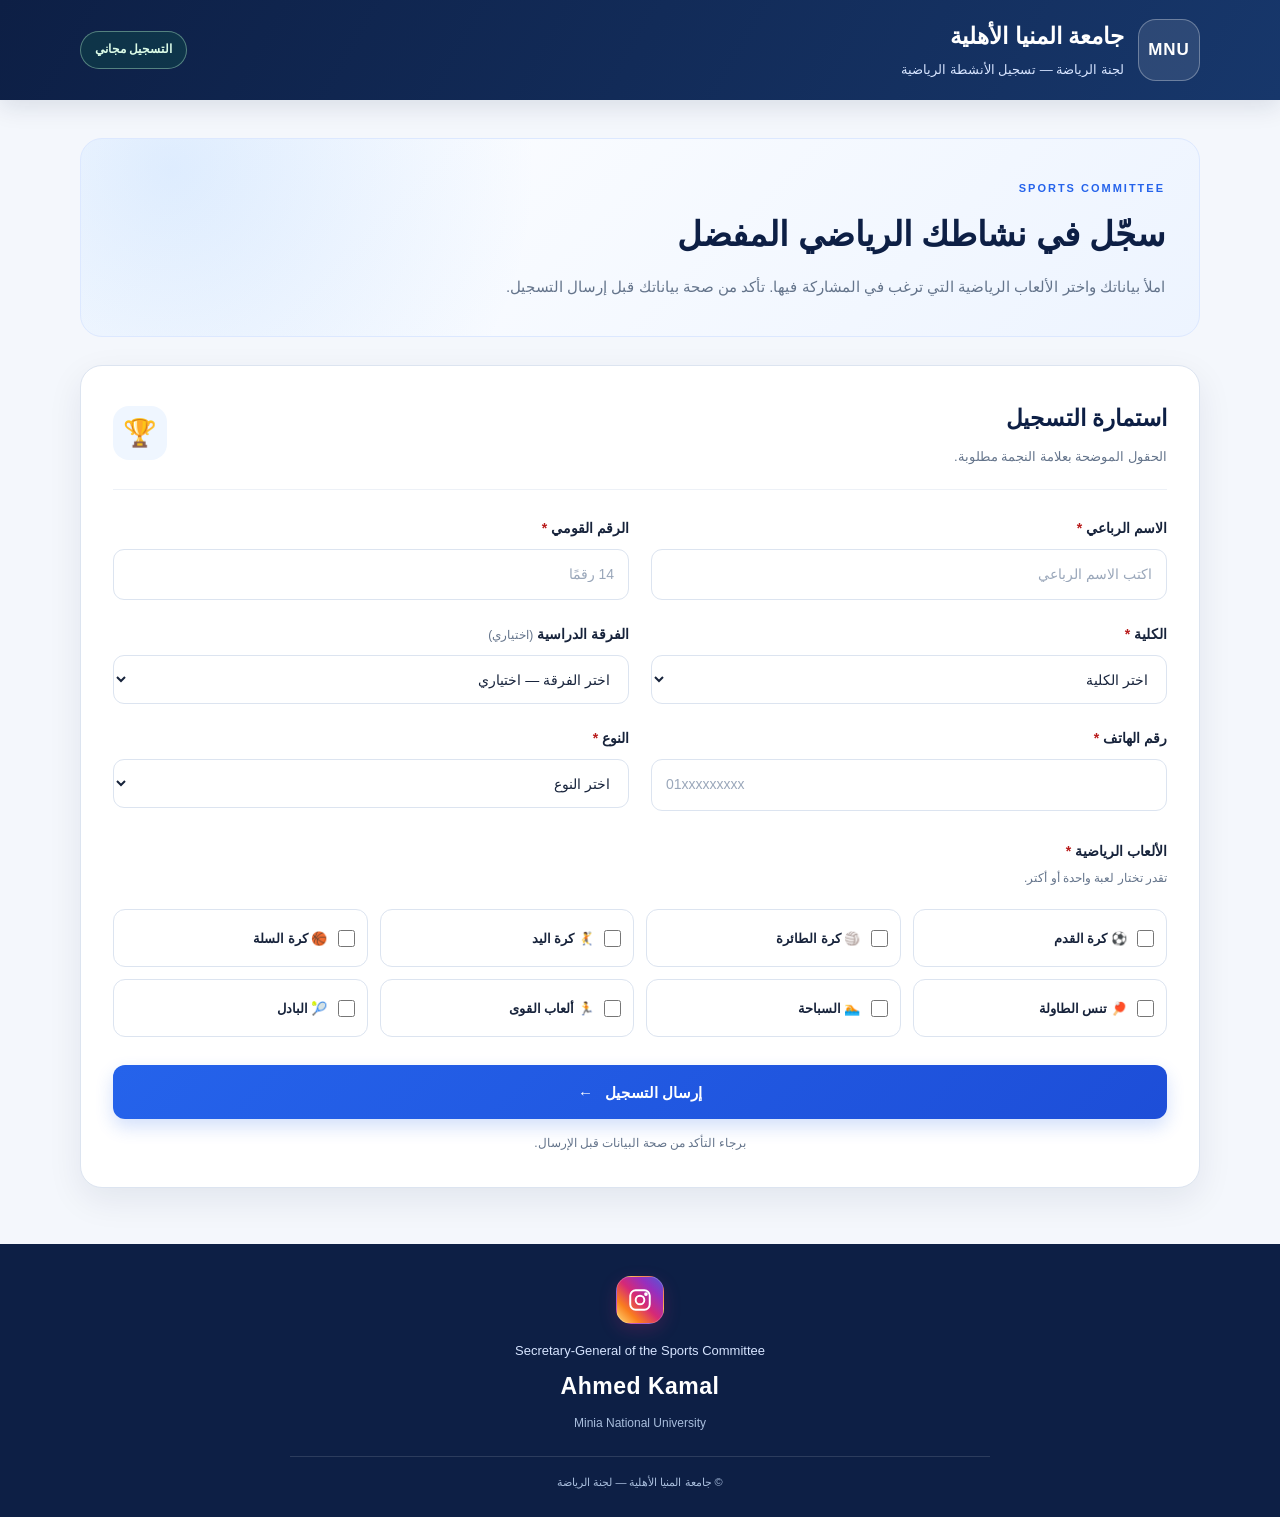
<file: index.html>
<!DOCTYPE html>
<html lang="ar" dir="rtl">
<head>
  <meta charset="UTF-8">
  <meta name="viewport" content="width=device-width, initial-scale=1.0">
  <meta name="theme-color" content="#0d1f45">
  <meta name="description" content="نظام التسجيل الرياضي بجامعة المنيا الأهلية">
  <title>التسجيل الرياضي | جامعة المنيا الأهلية</title>
  <link rel="stylesheet" href="styles.css">
</head>
<body>
  <header class="site-header">
    <div class="container header-content">
      <div class="brand">
        <div class="brand-logo" aria-hidden="true">MNU</div>
        <div>
          <h1>جامعة المنيا الأهلية</h1>
          <p>لجنة الرياضة — تسجيل الأنشطة الرياضية</p>
        </div>
      </div>
      <span class="status-badge">التسجيل مجاني</span>
    </div>
  </header>

  <main class="container main-content">
    <section class="hero">
      <span class="eyebrow">SPORTS COMMITTEE</span>
      <h2>سجّل في نشاطك الرياضي المفضل</h2>
      <p>
        املأ بياناتك واختر الألعاب الرياضية التي ترغب في المشاركة فيها.
        تأكد من صحة بياناتك قبل إرسال التسجيل.
      </p>
    </section>

    <section class="form-card">
      <div class="section-heading">
        <div>
          <h2>استمارة التسجيل</h2>
          <p>الحقول الموضحة بعلامة النجمة مطلوبة.</p>
        </div>
        <span class="form-icon" aria-hidden="true">🏆</span>
      </div>

      <form id="registrationForm" novalidate>
        <div class="form-grid">
          <div class="field">
            <label for="fullName">الاسم الرباعي <span class="required">*</span></label>
            <input class="control" id="fullName" name="fullName"
              type="text" autocomplete="name" required
              placeholder="اكتب الاسم الرباعي">
          </div>

          <div class="field">
            <label for="nationalId">الرقم القومي <span class="required">*</span></label>
            <input class="control" id="nationalId" name="nationalId"
              type="text" inputmode="numeric" maxlength="14"
              autocomplete="off" required placeholder="14 رقمًا">
          </div>

          <div class="field">
            <label for="college">الكلية <span class="required">*</span></label>
            <select class="control" id="college" name="college" required>
              <option value="">اختر الكلية</option>
              <option value="طب بشري">طب بشري</option>
              <option value="طب أسنان">طب أسنان</option>
              <option value="علاج طبيعي">علاج طبيعي</option>
              <option value="صيدلة">صيدلة</option>
              <option value="حاسبات">حاسبات</option>
              <option value="هندسة">هندسة</option>
              <option value="علاقات عامة">علاقات عامة</option>
            </select>
          </div>

          <div class="field">
            <label for="studyYear">
              الفرقة الدراسية <span class="optional-label">(اختياري)</span>
            </label>
            <select class="control" id="studyYear" name="studyYear">
              <option value="">اختر الفرقة — اختياري</option>
              <option value="الفرقة الأولى">الفرقة الأولى</option>
              <option value="الفرقة الثانية">الفرقة الثانية</option>
              <option value="الفرقة الثالثة">الفرقة الثالثة</option>
              <option value="الفرقة الرابعة">الفرقة الرابعة</option>
              <option value="الفرقة الخامسة">الفرقة الخامسة</option>
              <option value="الفرقة السادسة">الفرقة السادسة</option>
            </select>
          </div>

          <div class="field">
            <label for="phone">رقم الهاتف <span class="required">*</span></label>
            <input class="control" id="phone" name="phone"
              type="tel" inputmode="tel" autocomplete="tel"
              required placeholder="01xxxxxxxxx">
          </div>

          <div class="field">
            <label for="gender">النوع <span class="required">*</span></label>
            <select class="control" id="gender" name="gender" required>
              <option value="">اختر النوع</option>
              <option value="بنين">بنين</option>
              <option value="بنات">بنات</option>
            </select>
          </div>
        </div>

        <div class="field sports-field">
          <label>الألعاب الرياضية <span class="required">*</span></label>
          <p class="field-hint">تقدر تختار لعبة واحدة أو أكتر.</p>

          <div class="sports-grid">
            <label class="sport-option">
              <input type="checkbox" name="sports" value="كرة القدم">
              <span>⚽ كرة القدم</span>
            </label>
            <label class="sport-option">
              <input type="checkbox" name="sports" value="كرة الطائرة">
              <span>🏐 كرة الطائرة</span>
            </label>
            <label class="sport-option">
              <input type="checkbox" name="sports" value="كرة اليد">
              <span>🤾 كرة اليد</span>
            </label>
            <label class="sport-option">
              <input type="checkbox" name="sports" value="كرة السلة">
              <span>🏀 كرة السلة</span>
            </label>
            <label class="sport-option">
              <input type="checkbox" name="sports" value="تنس الطاولة">
              <span>🏓 تنس الطاولة</span>
            </label>
            <label class="sport-option">
              <input type="checkbox" name="sports" value="السباحة">
              <span>🏊 السباحة</span>
            </label>
            <label class="sport-option">
              <input type="checkbox" name="sports" value="ألعاب القوى">
              <span>🏃 ألعاب القوى</span>
            </label>
            <label class="sport-option">
              <input type="checkbox" name="sports" value="البادل">
              <span>🎾 البادل</span>
            </label>
          </div>
        </div>

        <div id="formMessage" class="message" role="status"
          aria-live="polite" hidden></div>

        <button class="primary-button" id="submitButton" type="submit">
          إرسال التسجيل
          <span aria-hidden="true">←</span>
        </button>

        <p class="privacy-note">
          برجاء التأكد من صحة البيانات قبل الإرسال.
        </p>
      </form>
    </section>
  </main>

  <footer class="site-footer">
    <a class="instagram-link"
      href="https://www.instagram.com/mnu.sports.committee/"
      target="_blank" rel="noopener noreferrer"
      aria-label="تابع لجنة الرياضة على إنستجرام"
      title="Instagram">
      <svg xmlns="http://www.w3.org/2000/svg"
        viewBox="0 0 24 24" fill="none"
        stroke="currentColor" stroke-width="1.8"
        stroke-linecap="round" stroke-linejoin="round"
        aria-hidden="true">
        <rect x="3" y="3" width="18" height="18" rx="5"></rect>
        <circle cx="12" cy="12" r="4"></circle>
        <circle cx="17.5" cy="6.5" r="0.8"
          fill="currentColor"></circle>
      </svg>
    </a>

    <p class="footer-role">
      Secretary-General of the Sports Committee
    </p>
    <p class="footer-name">Ahmed Kamal</p>
    <p class="footer-university">Minia National University</p>
    <p class="footer-copy">© جامعة المنيا الأهلية — لجنة الرياضة</p>
  </footer>

  <script src="common.js"></script>
  <script src="app.js"></script>
</body>
</html>
</file>
<file: styles.css>
/* =========================================
   Minia National University
   Sports Registration System
   Main Stylesheet
   ========================================= */

:root {
  --navy: #0d1f45;
  --navy-light: #17376b;
  --blue: #2563eb;
  --blue-dark: #1d4ed8;
  --blue-soft: #eff6ff;
  --white: #ffffff;
  --page-bg: #f4f7fc;
  --text: #17233b;
  --text-muted: #64748b;
  --border: #dce4f0;
  --success: #15803d;
  --success-bg: #f0fdf4;
  --danger: #b91c1c;
  --danger-bg: #fef2f2;
  --instagram: #e1306c;
  --radius: 16px;
  --shadow: 0 12px 35px rgba(13, 31, 69, 0.08);
  --transition: 0.2s ease;
}

* {
  box-sizing: border-box;
}

html {
  scroll-behavior: smooth;
  -webkit-text-size-adjust: 100%;
}

body {
  margin: 0;
  min-height: 100vh;
  background: var(--page-bg);
  color: var(--text);
  font-family: Tahoma, Arial, sans-serif;
  font-size: 15px;
  line-height: 1.8;
  direction: rtl;
}

button,
input,
select,
textarea {
  font: inherit;
}

button,
select,
input[type="checkbox"] {
  cursor: pointer;
}

button {
  -webkit-tap-highlight-color: transparent;
}

a {
  color: inherit;
  text-decoration: none;
}

img,
svg {
  max-width: 100%;
}

button:focus-visible,
a:focus-visible,
input:focus-visible,
select:focus-visible {
  outline: 3px solid rgba(37, 99, 235, 0.35);
  outline-offset: 3px;
}

[hidden] {
  display: none !important;
}

/* =========================================
   General Layout
   ========================================= */

.container {
  width: min(1120px, calc(100% - 36px));
  margin-inline: auto;
}

.main-content {
  padding-top: 38px;
  padding-bottom: 56px;
}

/* =========================================
   Header
   ========================================= */

.site-header {
  position: relative;
  overflow: hidden;
  background: linear-gradient(
    120deg,
    var(--navy),
    var(--navy-light)
  );
  color: var(--white);
  box-shadow: 0 6px 24px rgba(13, 31, 69, 0.12);
}

.header-content {
  display: flex;
  align-items: center;
  justify-content: space-between;
  gap: 20px;
  min-height: 100px;
  padding-block: 18px;
}

.brand {
  display: flex;
  align-items: center;
  gap: 14px;
  min-width: 0;
}

.brand-logo {
  display: flex;
  flex-shrink: 0;
  align-items: center;
  justify-content: center;
  width: 62px;
  height: 62px;
  border: 1px solid rgba(255, 255, 255, 0.3);
  border-radius: 18px;
  background: rgba(255, 255, 255, 0.1);
  color: var(--white);
  font-size: 17px;
  font-weight: 900;
  letter-spacing: 1px;
}

.brand h1 {
  margin: 0;
  color: var(--white);
  font-size: clamp(17px, 2.2vw, 23px);
  line-height: 1.5;
}

.brand p {
  margin: 4px 0 0;
  color: #d6e4ff;
  font-size: 13px;
}

.status-badge {
  display: inline-flex;
  flex-shrink: 0;
  align-items: center;
  justify-content: center;
  padding: 7px 14px;
  border: 1px solid rgba(187, 247, 208, 0.4);
  border-radius: 999px;
  background: rgba(22, 163, 74, 0.15);
  color: #dcfce7;
  font-size: 12px;
  font-weight: 700;
}

/* =========================================
   Hero Section
   ========================================= */

.hero {
  position: relative;
  overflow: hidden;
  margin-bottom: 28px;
  padding: 34px;
  border: 1px solid #dce8ff;
  border-radius: 22px;
  background:
    radial-gradient(
      circle at 8% 15%,
      rgba(96, 165, 250, 0.2),
      transparent 35%
    ),
    linear-gradient(135deg, #ffffff, #edf4ff);
}

.eyebrow {
  display: inline-block;
  margin-bottom: 10px;
  color: var(--blue);
  font-size: 11px;
  font-weight: 900;
  letter-spacing: 2px;
  direction: ltr;
}

.hero h2 {
  margin: 0 0 12px;
  color: var(--navy);
  font-size: clamp(23px, 3vw, 34px);
  line-height: 1.5;
}

.hero p {
  max-width: 700px;
  margin: 0;
  color: var(--text-muted);
  font-size: 15px;
  line-height: 2;
}

/* =========================================
   Registration Card
   ========================================= */

.form-card {
  padding: 32px;
  border: 1px solid var(--border);
  border-radius: 22px;
  background: var(--white);
  box-shadow: var(--shadow);
}

.section-heading {
  display: flex;
  align-items: center;
  justify-content: space-between;
  gap: 16px;
  margin-bottom: 26px;
  padding-bottom: 20px;
  border-bottom: 1px solid #edf1f7;
}

.section-heading h2 {
  margin: 0;
  color: var(--navy);
  font-size: 23px;
}

.section-heading p {
  margin: 6px 0 0;
  color: var(--text-muted);
  font-size: 13px;
}

.form-icon {
  display: flex;
  flex-shrink: 0;
  align-items: center;
  justify-content: center;
  width: 54px;
  height: 54px;
  border-radius: 16px;
  background: var(--blue-soft);
  font-size: 27px;
}

/* =========================================
   Form Fields
   ========================================= */

.form-grid {
  display: grid;
  grid-template-columns: repeat(2, minmax(0, 1fr));
  gap: 22px;
}

.field {
  display: flex;
  flex-direction: column;
  min-width: 0;
  gap: 8px;
}

.field > label {
  color: var(--text);
  font-size: 14px;
  font-weight: 700;
}

.required {
  color: var(--danger);
}

.optional-label {
  color: var(--text-muted);
  font-size: 12px;
  font-weight: 400;
}

.control {
  display: block;
  width: 100%;
  min-width: 0;
  min-height: 49px;
  padding: 12px 14px;
  border: 1px solid var(--border);
  border-radius: 11px;
  background: #fff;
  color: var(--text);
  font-size: 14px;
  transition:
    border-color var(--transition),
    box-shadow var(--transition),
    background var(--transition);
}

.control::placeholder {
  color: #9aa7ba;
  opacity: 1;
}

.control:hover {
  border-color: #b4c4dc;
}

.control:focus {
  border-color: var(--blue);
  outline: none;
  box-shadow: 0 0 0 4px rgba(37, 99, 235, 0.1);
}

select.control {
  padding-inline-end: 12px;
}

.field-hint {
  margin: -4px 0 4px;
  color: var(--text-muted);
  font-size: 12px;
}

/* =========================================
   Sports Selection
   ========================================= */

.sports-field {
  margin-top: 28px;
}

.sports-grid {
  display: grid;
  grid-template-columns: repeat(4, minmax(0, 1fr));
  gap: 12px;
  margin-top: 8px;
}

.sport-option {
  display: flex;
  align-items: center;
  gap: 10px;
  min-height: 58px;
  padding: 12px;
  border: 1px solid var(--border);
  border-radius: 12px;
  background: #fff;
  color: var(--text);
  font-size: 13px;
  font-weight: 700;
  cursor: pointer;
  transition:
    background var(--transition),
    border-color var(--transition),
    transform var(--transition);
}

.sport-option:hover {
  border-color: #93b4f8;
  background: #f8faff;
  transform: translateY(-1px);
}

.sport-option:has(input:checked) {
  border-color: var(--blue);
  background: var(--blue-soft);
  color: var(--blue-dark);
}

.sport-option input {
  flex-shrink: 0;
  width: 17px;
  height: 17px;
  margin: 0;
  accent-color: var(--blue);
}

.sport-option span {
  min-width: 0;
}

/* =========================================
   Submit Button
   ========================================= */

.primary-button {
  display: flex;
  align-items: center;
  justify-content: center;
  gap: 12px;
  width: 100%;
  min-height: 54px;
  margin-top: 28px;
  padding: 13px 20px;
  border: 0;
  border-radius: 12px;
  background: linear-gradient(135deg, var(--blue), var(--blue-dark));
  color: var(--white);
  font-size: 15px;
  font-weight: 800;
  box-shadow: 0 8px 18px rgba(37, 99, 235, 0.2);
  transition:
    transform var(--transition),
    box-shadow var(--transition),
    opacity var(--transition);
}

.primary-button:hover {
  transform: translateY(-2px);
  box-shadow: 0 12px 24px rgba(37, 99, 235, 0.26);
}

.primary-button:active {
  transform: translateY(0);
}

.primary-button:disabled {
  cursor: not-allowed;
  opacity: 0.65;
  box-shadow: none;
}

.privacy-note {
  margin: 14px 0 0;
  color: var(--text-muted);
  font-size: 12px;
  text-align: center;
}

/* =========================================
   Success and Error Messages
   ========================================= */

.message {
  margin-top: 22px;
  padding: 14px 16px;
  border: 1px solid transparent;
  border-radius: 12px;
  font-size: 14px;
  line-height: 1.9;
}

.message.success {
  border-color: #bbf7d0;
  background: var(--success-bg);
  color: var(--success);
}

.message.error {
  border-color: #fecaca;
  background: var(--danger-bg);
  color: var(--danger);
}

.message.info {
  border-color: #bfdbfe;
  background: #eff6ff;
  color: #1d4ed8;
}

/* =========================================
   Footer
   ========================================= */

.site-footer {
  display: flex;
  flex-direction: column;
  align-items: center;
  justify-content: center;
  padding: 32px 18px 24px;
  background: var(--navy);
  color: var(--white);
  text-align: center;
}

.instagram-link {
  display: inline-flex;
  align-items: center;
  justify-content: center;
  width: 48px;
  height: 48px;
  margin-bottom: 15px;
  border: 1px solid rgba(255, 255, 255, 0.2);
  border-radius: 15px;
  background: linear-gradient(
    45deg,
    #feda75,
    #fa7e1e,
    #d62976,
    #962fbf,
    #4f5bd5
  );
  color: #fff;
  box-shadow: 0 6px 18px rgba(214, 41, 118, 0.2);
  transition:
    transform var(--transition),
    box-shadow var(--transition);
}

.instagram-link:hover {
  transform: translateY(-3px) scale(1.04);
  box-shadow: 0 10px 22px rgba(214, 41, 118, 0.3);
}

.instagram-link svg {
  display: block;
  width: 26px;
  height: 26px;
}

.footer-role {
  max-width: 100%;
  margin: 0 0 4px;
  color: #d6e4ff;
  font-size: 13px;
  font-weight: 500;
  line-height: 1.8;
  direction: ltr;
}

.footer-name {
  margin: 0;
  color: #fff;
  font-size: 23px;
  font-weight: 900;
  letter-spacing: 0.5px;
  direction: ltr;
}

.footer-university {
  margin: 5px 0 0;
  color: #a9bedd;
  font-size: 12px;
  direction: ltr;
}

.footer-copy {
  width: min(100%, 700px);
  margin: 22px 0 0;
  padding-top: 16px;
  border-top: 1px solid rgba(255, 255, 255, 0.13);
  color: #a9bedd;
  font-size: 11px;
}

/* =========================================
   Admin Dashboard Shared Components
   ========================================= */

.admin-container {
  width: min(1400px, calc(100% - 32px));
  margin-inline: auto;
  padding-block: 30px;
}

.admin-card,
.stat-card,
.dashboard-card {
  border: 1px solid var(--border);
  border-radius: var(--radius);
  background: var(--white);
  box-shadow: 0 5px 18px rgba(13, 31, 69, 0.05);
}

.admin-card,
.dashboard-card {
  padding: 24px;
}

.stats-grid {
  display: grid;
  grid-template-columns: repeat(4, minmax(0, 1fr));
  gap: 16px;
}

.stat-card {
  padding: 20px;
}

.stat-card h3 {
  margin: 0;
  color: var(--text-muted);
  font-size: 13px;
  font-weight: 600;
}

.stat-card .stat-number {
  display: block;
  margin-top: 8px;
  color: var(--navy);
  font-size: 28px;
  font-weight: 900;
}

.table-wrapper {
  width: 100%;
  overflow-x: auto;
  border: 1px solid var(--border);
  border-radius: 12px;
  background: #fff;
}

table {
  width: 100%;
  border-collapse: collapse;
  text-align: right;
  white-space: nowrap;
}

th,
td {
  padding: 13px 15px;
  border-bottom: 1px solid #edf1f7;
  font-size: 13px;
}

th {
  background: #f1f5fb;
  color: var(--navy);
  font-weight: 800;
}

tbody tr:hover {
  background: #f8faff;
}

tbody tr:last-child td {
  border-bottom: 0;
}

.export-buttons {
  display: flex;
  flex-wrap: wrap;
  gap: 8px;
}

.export-buttons button,
.secondary-button {
  min-height: 40px;
  padding: 9px 14px;
  border: 1px solid var(--border);
  border-radius: 9px;
  background: #fff;
  color: var(--navy);
  font-size: 12px;
  font-weight: 700;
  transition: background var(--transition);
}

.export-buttons button:hover,
.secondary-button:hover {
  border-color: #a9c2f4;
  background: var(--blue-soft);
}

.export-gender-buttons {
  display: flex;
  flex-wrap: wrap;
  gap: 6px;
}

.export-gender-buttons button {
  flex: 1;
  min-width: 90px;
}

/* =========================================
   Responsive Design
   ========================================= */

@media (max-width: 900px) {
  .sports-grid {
    grid-template-columns: repeat(2, minmax(0, 1fr));
  }

  .stats-grid {
    grid-template-columns: repeat(2, minmax(0, 1fr));
  }

  .hero {
    padding: 28px;
  }

  .form-card {
    padding: 26px;
  }
}

@media (max-width: 600px) {
  body {
    font-size: 14px;
  }

  .container {
    width: calc(100% - 24px);
  }

  .main-content {
    padding-top: 20px;
    padding-bottom: 32px;
  }

  .header-content {
    min-height: 82px;
    gap: 10px;
    padding-block: 12px;
  }

  .brand {
    gap: 10px;
  }

  .brand-logo {
    width: 46px;
    height: 46px;
    border-radius: 13px;
    font-size: 13px;
  }

  .brand h1 {
    font-size: 15px;
  }

  .brand p {
    max-width: 200px;
    font-size: 10px;
    line-height: 1.7;
  }

  .status-badge {
    padding: 5px 9px;
    font-size: 10px;
  }

  .hero {
    margin-bottom: 18px;
    padding: 22px 18px;
    border-radius: 16px;
  }

  .hero h2 {
    font-size: 23px;
  }

  .hero p {
    font-size: 13px;
  }

  .form-card {
    padding: 20px 15px;
    border-radius: 16px;
  }

  .section-heading {
    margin-bottom: 22px;
    padding-bottom: 16px;
  }

  .section-heading h2 {
    font-size: 19px;
  }

  .section-heading p {
    font-size: 11px;
  }

  .form-icon {
    width: 43px;
    height: 43px;
    border-radius: 12px;
    font-size: 22px;
  }

  .form-grid {
    grid-template-columns: minmax(0, 1fr);
    gap: 18px;
  }

  .control {
    min-height: 47px;
    font-size: 14px;
  }

  .sports-field {
    margin-top: 23px;
  }

  .sports-grid {
    grid-template-columns: repeat(2, minmax(0, 1fr));
    gap: 9px;
  }

  .sport-option {
    min-height: 53px;
    gap: 7px;
    padding: 9px;
    font-size: 11px;
  }

  .sport-option input {
    width: 16px;
    height: 16px;
  }

  .primary-button {
    min-height: 51px;
    margin-top: 23px;
  }

  .site-footer {
    padding: 27px 14px 20px;
  }

  .footer-role {
    font-size: 11px;
  }

  .footer-name {
    font-size: 21px;
  }

  .admin-container {
    width: calc(100% - 20px);
    padding-block: 18px;
  }

  .admin-card,
  .dashboard-card {
    padding: 16px;
  }

  .stats-grid {
    gap: 10px;
  }

  .stat-card {
    padding: 14px;
  }

  .stat-card .stat-number {
    font-size: 23px;
  }
}

@media (max-width: 360px) {
  .container {
    width: calc(100% - 18px);
  }

  .brand p {
    max-width: 150px;
  }

  .status-badge {
    font-size: 9px;
    padding-inline: 7px;
  }

  .hero h2 {
    font-size: 20px;
  }

  .form-card {
    padding-inline: 12px;
  }

  .sports-grid {
    gap: 7px;
  }

  .sport-option {
    padding: 8px 6px;
    font-size: 10px;
  }
}

/* =========================================
   Reduced Motion Accessibility
   ========================================= */

@media (prefers-reduced-motion: reduce) {
  *,
  *::before,
  *::after {
    scroll-behavior: auto !important;
    transition-duration: 0.01ms !important;
    animation-duration: 0.01ms !important;
    animation-iteration-count: 1 !important;
  }
}
</file>
